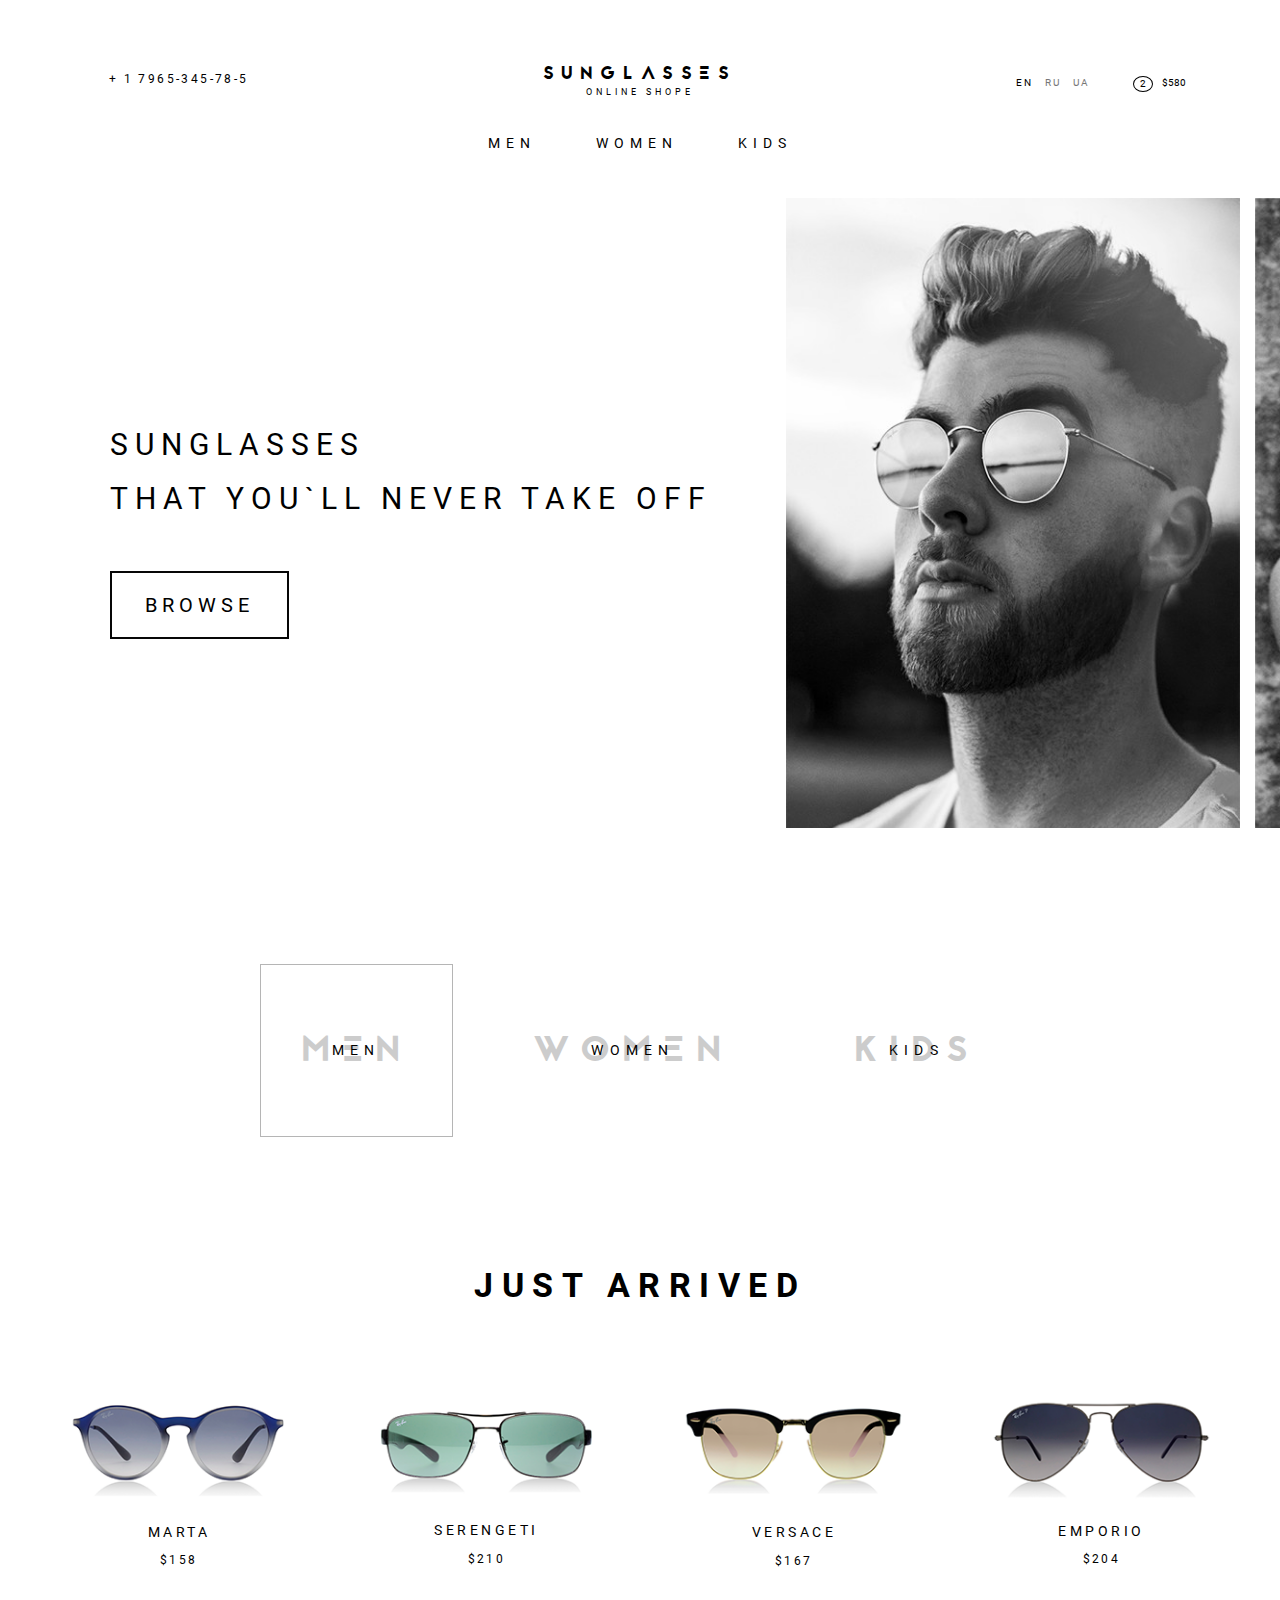
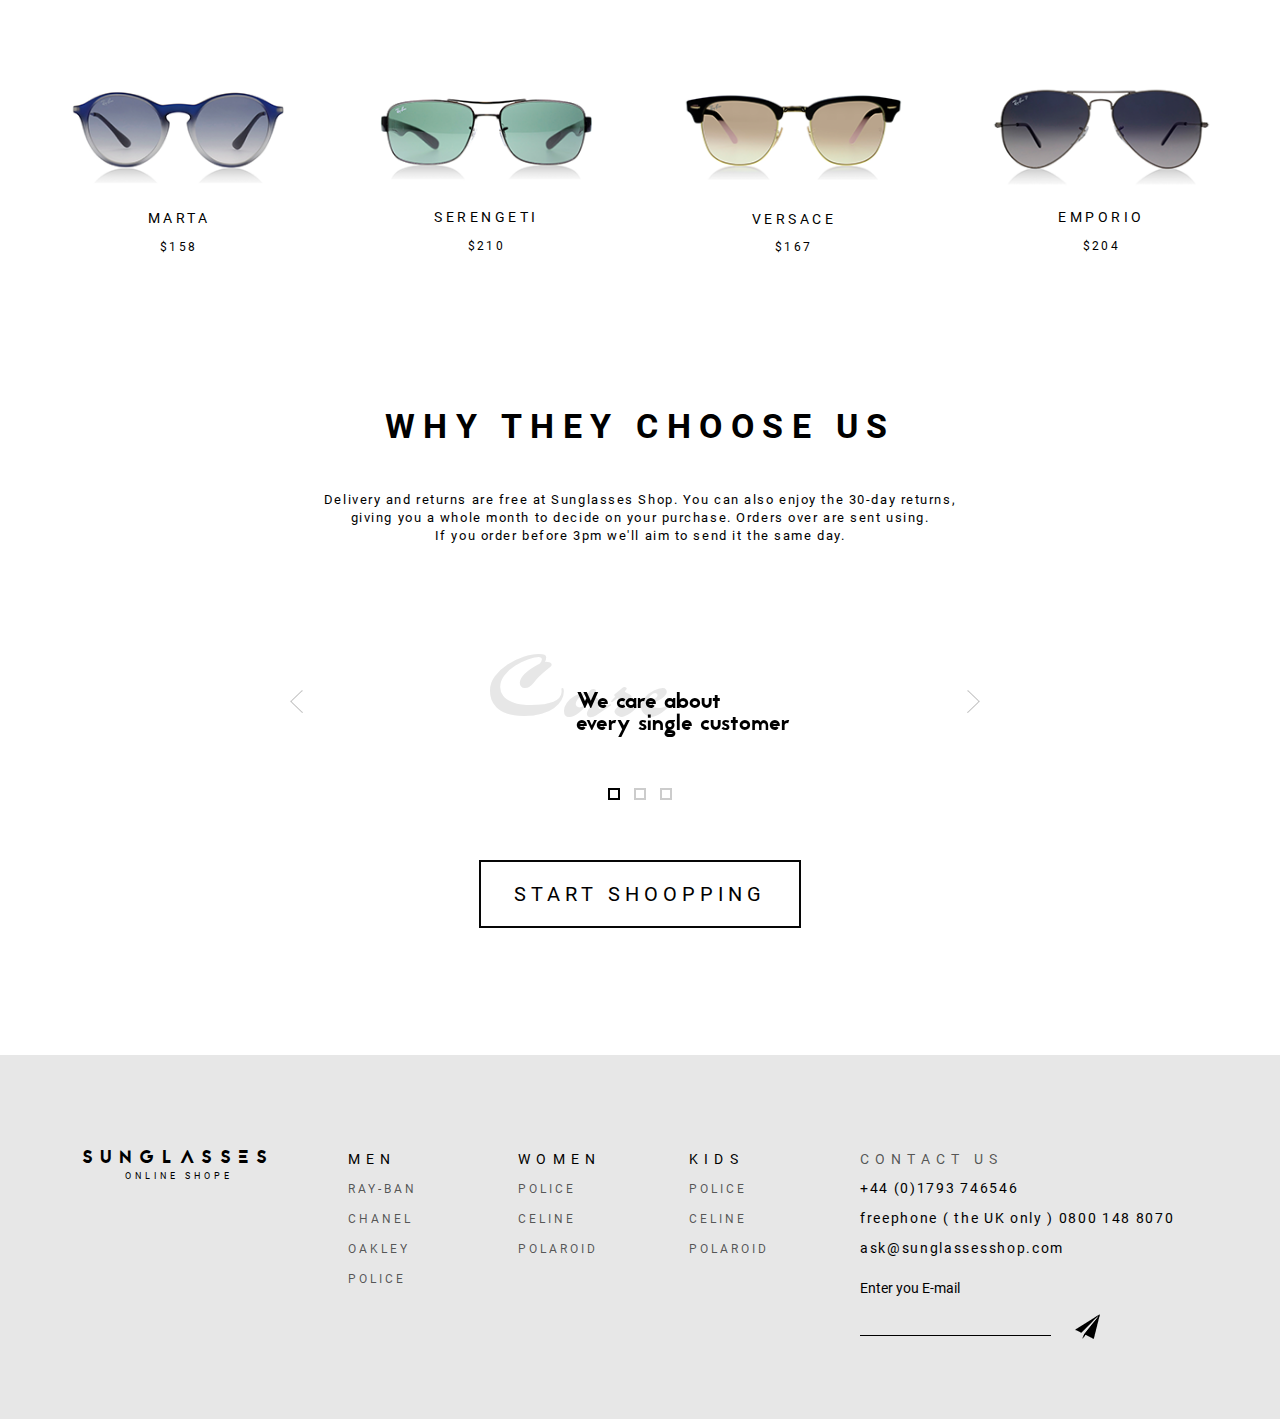
<file: docs/index.html>
<!DOCTYPE html>
<html lang="ru">

<head>
    <meta charset="UTF-8">

    <!-- Titles -->
    <title>Sunglasses store</title>
    <meta name="description" content="">
    <meta name="keywords" content="">

    <!-- Адаптивная  верстка -->
    <meta name="viewport" content="width=device-width, initial-scale=1.0" />
    <meta http-equiv="X-UA-Compatible" content="IE=edge" />

    <!-- Syles -->   
    <link rel="stylesheet" href="libs/normalize/normalize.css">
    <link rel="stylesheet" href="libs/bootstrap/css/bootstrap-grid.min.css">
    <link rel="stylesheet" href="css/style.css">

    <!-- Fonts -->
    <link rel="stylesheet" href="fonts/ChanceCyrillic/stylesheet.css">
    <link rel="stylesheet" href="fonts/Jaapokkisubtract/stylesheet.css">
    <link rel="stylesheet" href="fonts/Roboto/stylesheet.css">

    <!-- FavIcons -->
    <link rel="icon" href="img/favicons/favicon-16.png" type="image/x-icon" />
    <link rel="shortcut icon" href="img/favicons/favicon-64.png" type="image/x-icon" />
    <link rel="apple-touch-icon" href="img/favicons/favicon-256.png">

    <!-- Owl Carousel -->
    <link rel="stylesheet" href="libs/owl-carousel/owl.carousel.css">
    <link rel="stylesheet" href="libs/owl-carousel/owl.theme.css">

    <!-- HTML5 shim and Respond.js for IE8 support of HTML5 elements and media queries -->
    <!-- WARNING: Respond.js doesn't work if you view the page via file:// -->
    <!--[if lt IE 9]>
	      <script src="https://oss.maxcdn.com/html5shiv/3.7.3/html5shiv.min.js"></script>
	      <script src="https://oss.maxcdn.com/respond/1.4.2/respond.min.js"></script>
	    <![endif]-->
</head>

<body>

    <!--[if lt IE 8]>
            <p class="browserupgrade">Вы используете <strong>устаревшую</strong> версию браузера. Пожалуйста <a href="http://browsehappy.com/">обновите свой браузер</a>.</p>
        <![endif]-->

    <header class="header">
        <div class="container">
            <div class="row align-items-center">
                <div class="col-sm-4 col-md-3 header--order">
                    <div class="header__phone">
                        <p><a href="tel:+17965345785">+ 1 7965-345-78-5</a></p>
                    </div>
                </div>
                <div class="col-sm-4 col-md-6">
                    <div class="logo-name">sunglasses</div>
                    <div class="logo-slogan">online shope</div>
                </div>
                <div class="col-sm-4 col-md-3">
                    <div class="header-rigth">
                        <div class="header-rigth__lang">
                            <ul>
                                <li><a href="#" class="active">en</a></li>
                                <li><a href="#">ru</a></li>
                                <li><a href="#">ua</a></li>
                            </ul>
                        </div>
                        <div class="header-total-price">
                            <div class="header-total-price__num">2</div>
                            <div class="header-total-price__sum">$580</div>
                        </div>
                    </div>
                </div>
            </div>
            <div class="header__nav">
                <ul>
                    <li><a href="#" class="active">Men</a></li>
                    <li><a href="#">Women</a></li>
                    <li><a href="#">Kids</a></li>
                </ul>
            </div>
        </div>

        <div class="header-promo">
            <div class="container container-promo">
                <div class="header-promo__img-before"><img src="img/header-01.jpg" alt="Фото-1"></div>
        
                <div class="promo-desc">
                    <p class="promo-desc__title">sunglasses <br> that you`ll never take off</p>
                    <a class="btn" href="#">browse</a>
                </div>
                <div class="header-promo__img"><img src="img/header-02.jpg"  alt="Фото-2"></div>
        
                <div class="header-promo__img-after"><img src="img/header-03.jpg"  alt="Фото-3"></div>
            </div>
        </div>
    </header>

    <div class="products">
        <div class="container">
            <div class="row justify-content-center">
                <div class="products-filter">
                    <ul class="products-filter__block">
                        <li class="products-filter__element">
                            <a data-name="men" class="products-filter__button 
                            products-filter__button--active filter" data-filter=".men">Men</a>
                        </li>
                        <li class="products-filter__element">
                            <a data-name="women" class="products-filter__button filter" data-filter=".women">Women</a>
                        </li>
                        <li class="products-filter__element">
                            <a data-name="kids" class="products-filter__button filter" data-filter=".kids">Kids</a>
                        </li>
                    </ul>
                </div>
            </div>
            <h2 class="title">just arrived</h2>
            <div id="products-sunglasses" class="row">
                <div class="col-sm-4 col-md-3 mix women kids">
                    <div class="products-card">
                        <div class="product-card__brand">Ray-ban</div>
                        <img src="img/sunglass-01.png" alt="Очки-01">
                        <div class="products-card__name">Marta</div>
                        <div class="products-card__price">$158</div>
                    </div>
                </div>
                <div class="col-sm-4 col-md-3 mix kids">
                    <div class="products-card">
                        <div class="product-card__brand">Ray-ban</div>
                        <img src="img/sunglass-02.png" alt="Очки-02">
                        <div class="products-card__name">Serengeti</div>
                        <div class="products-card__price">$210</div>
                    </div>
                </div>
                <div class="col-sm-4 col-md-3 mix women">
                    <div class="products-card">
                        <div class="product-card__brand">Ray-ban</div>
                        <img src="img/sunglass-03.png" alt="Очки-03">
                        <div class="products-card__name">Versace</div>
                        <div class="products-card__price">$167</div>
                    </div>
                </div>
                <div class="col-sm-4 col-md-3 mix men">
                    <div class="products-card">
                        <div class="product-card__brand">Ray-ban</div>
                        <img src="img/sunglass-04.png" alt="Очки-04">
                        <div class="products-card__name">Emporio</div>
                        <div class="products-card__price">$204</div>
                    </div>
                </div>
                <div class="col-sm-4 col-md-3 mix women">
                    <div class="products-card">
                        <div class="product-card__brand">Ray-ban</div>
                        <img src="img/sunglass-01.png" alt="Очки-01">
                        <div class="products-card__name">Marta</div>
                        <div class="products-card__price">$158</div>
                    </div>
                </div>
                <div class="col-sm-4 col-md-3 mix kids">
                    <div class="products-card">
                        <div class="product-card__brand">Ray-ban</div>
                        <img src="img/sunglass-02.png" alt="Очки-02">
                        <div class="products-card__name">Serengeti</div>
                        <div class="products-card__price">$210</div>
                    </div>
                </div>
                <div class="col-sm-4 col-md-3 mix kids">
                    <div class="products-card">
                        <div class="product-card__brand">Ray-ban</div>
                        <img src="img/sunglass-03.png" alt="Очки-03">
                        <div class="products-card__name">Versace</div>
                        <div class="products-card__price">$167</div>
                    </div>
                </div>
                <div class="col-sm-4 col-md-3 mix men">
                    <div class="products-card ">
                        <div class="product-card__brand">Ray-ban</div>
                        <img src="img/sunglass-04.png" alt="Очки-04">
                        <div class="products-card__name">Emporio</div>
                        <div class="products-card__price">$204</div>
                    </div>
                </div>
            </div>
        </div>
    </div>

    <div class="about">
        <div class="container">
            <h3 class="title">why they choose us</h3>
            <p>
                Delivery and returns are free at Sunglasses Shop. You can also enjoy the 30-day returns,
                giving you a whole month to decide on your purchase. Orders over are sent using. 
                <br>If you order before 3pm we'll aim to send it the same day.
            </p>
        </div>
    </div>

    <div class="slider">
        <div id="top-slider" class="owl-carousel">
            <div class="slider__block">
                <div class="slider__title">Care</div>        
                <div class="slider__slogan">We care about <br> every single customer</div>
            </div>
            <div class="slider__block">
                <div class="slider__title">Care</div>        
                <div class="slider__slogan">We care about <br> every single customer</div>
            </div>
            <div class="slider__block">
                <div class="slider__title">Care</div>        
                <div class="slider__slogan">We care about <br> every single customer</div>
            </div>
        </div>

        <a class="btn btn--margin" href="#">start shoopping</a>
        
    </div>

    <footer class="footer">
        <div class="container">
            <div class="row">
                <div class="col-lg-3"> 
                    <div class="logo-name">sunglasses</div>
                    <div class="logo-slogan">online shope</div>
                </div>
                <div class="col-lg-5">
                    <div class="row">
                        <div class="col-md-4"> 
                            <div class="footer-title">Men</div>
                            <ul class="footer-list">
                                <li><a href="#">Ray-Ban</a></li>
                                <li><a href="#">Chanel</a></li>
                                <li><a href="#">Oakley</a></li>
                                <li><a href="#">Police</a></li>
                            </ul>
                        </div>
                        <div class="col-md-4">
                            <div class="footer-title">Women</div>
                            <ul class="footer-list">
                                <li><a href="#">Police</a></li>
                                <li><a href="#">Celine</a></li>
                                <li><a href="#">Polaroid</a></li>
                            </ul>
                        </div>
                        <div class="col-md-4">
                            <div class="footer-title">Kids</div>
                            <ul class="footer-list">
                                <li><a href="#">Police</a></li>
                                <li><a href="#">Celine</a></li>
                                <li><a href="#">Polaroid</a></li>
                            </ul>
                        </div>
                    </div>
                </div>
                <div class="col-lg-4">
                    <div class="right-title">CONTACT US</div>
                        <div class="right-title__list">
                            <p><a href="tel:+44(0)1793746546">+44 (0)1793 746546</a></p>
                            <p >freephone ( the UK only ) <a href="tel:08001488070">0800 148 8070</a></p>
                            <p><a href="mailto:ask@sunglassesshop.com">ask@sunglassesshop.com</a></p>
                        </div>

                    <div class="right-title__text">Enter you E-mail</div>
                    <input type="text" class="right-title__input" name="email">
                    <input type="submit" class="right-title__btn" name="btn">
                    </div>	
            </div>
        </div>
    </footer>

    <!-- Scripts -->
    <script src="libs/jquery/jquery-3.3.1.min.js"></script>
    <script src="libs/owl-carousel/owl.carousel.min.js"></script>
    <script src="libs/mixitup2/jquery.mixitup.min.js"></script>
    <script src="js/main.js"></script>

</body>

</html>
</file>
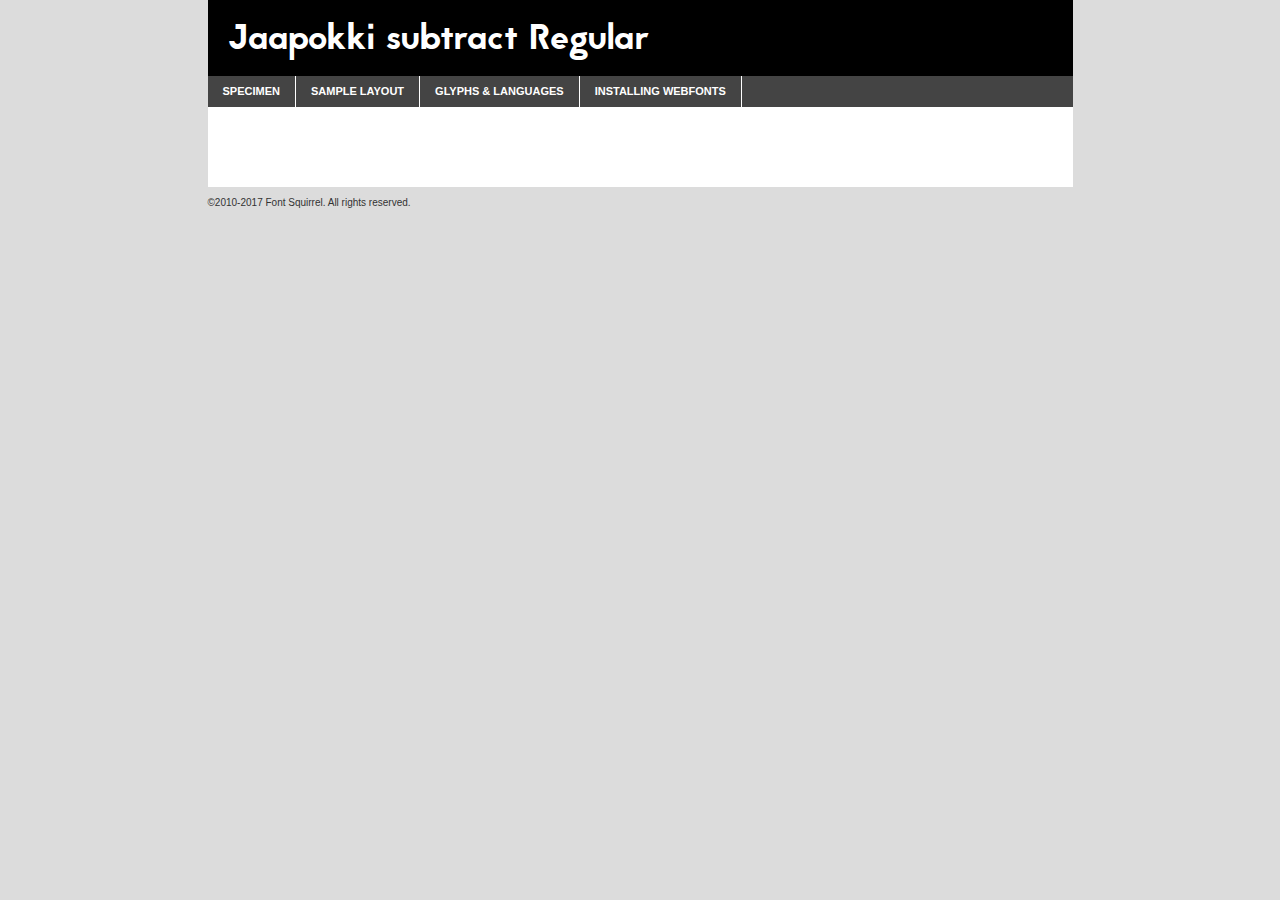
<file: docs/fonts/Jaapokkisubtract/jaapokkisubtract-regular-demo.html>
<!DOCTYPE html PUBLIC "-//W3C//DTD XHTML 1.0 Transitional//EN"
	"http://www.w3.org/TR/xhtml1/DTD/xhtml1-transitional.dtd">

<html xmlns="http://www.w3.org/1999/xhtml" xml:lang="en" lang="en">
<head>
	<meta http-equiv="Content-Type" content="text/html; charset=utf-8" />
	<script src="http://ajax.googleapis.com/ajax/libs/jquery/1.7.2/jquery.min.js" type="text/javascript" charset="utf-8"></script>
	<script type="text/javascript">
	(function($){$.fn.easyTabs=function(option){var param=jQuery.extend({fadeSpeed:"fast",defaultContent:1,activeClass:'active'},option);$(this).each(function(){var thisId="#"+this.id;if(param.defaultContent==''){param.defaultContent=1;}
	if(typeof param.defaultContent=="number")
	{var defaultTab=$(thisId+" .tabs li:eq("+(param.defaultContent-1)+") a").attr('href').substr(1);}else{var defaultTab=param.defaultContent;}
	$(thisId+" .tabs li a").each(function(){var tabToHide=$(this).attr('href').substr(1);$("#"+tabToHide).addClass('easytabs-tab-content');});hideAll();changeContent(defaultTab);function hideAll(){$(thisId+" .easytabs-tab-content").hide();}
	function changeContent(tabId){hideAll();$(thisId+" .tabs li").removeClass(param.activeClass);$(thisId+" .tabs li a[href=#"+tabId+"]").closest('li').addClass(param.activeClass);if(param.fadeSpeed!="none")
	{$(thisId+" #"+tabId).fadeIn(param.fadeSpeed);}else{$(thisId+" #"+tabId).show();}}
	$(thisId+" .tabs li").click(function(){var tabId=$(this).find('a').attr('href').substr(1);changeContent(tabId);return false;});});}})(jQuery);
	</script>
	<link rel="stylesheet" href="specimen_files/specimen_stylesheet.css" type="text/css" charset="utf-8" />
	<link rel="stylesheet" href="stylesheet.css" type="text/css" charset="utf-8" />

	<style type="text/css">
					body{
				font-family: 'jaapokki_subtractregular';
							}
		</style>

	<title>Jaapokki subtract Regular Specimen</title>
	
	
	<script type="text/javascript" charset="utf-8">
		$(document).ready(function() {
			$('#container').easyTabs({defaultContent:1});
		});
	</script>
</head>

<body>
<div id="container">
	<div id="header">
		Jaapokki subtract Regular	</div>
	<ul class="tabs">
		<li><a href="#specimen">Specimen</a></li>
		<li><a href="#layout">Sample Layout</a></li>
				<li><a href="#glyphs">Glyphs &amp; Languages</a></li>
		<li><a href="#installing">Installing Webfonts</a></li>
		
	</ul>
	
	<div id="main_content">

		
			<div id="specimen">
		
				<div class="section">
					<div class="grid12 firstcol">
						<div class="huge">AaBb</div>
					</div>
				</div>
		
				<div class="section">
					<div class="glyph_range">A&#x200B;B&#x200b;C&#x200b;D&#x200b;E&#x200b;F&#x200b;G&#x200b;H&#x200b;I&#x200b;J&#x200b;K&#x200b;L&#x200b;M&#x200b;N&#x200b;O&#x200b;P&#x200b;Q&#x200b;R&#x200b;S&#x200b;T&#x200b;U&#x200b;V&#x200b;W&#x200b;X&#x200b;Y&#x200b;Z&#x200b;a&#x200b;b&#x200b;c&#x200b;d&#x200b;e&#x200b;f&#x200b;g&#x200b;h&#x200b;i&#x200b;j&#x200b;k&#x200b;l&#x200b;m&#x200b;n&#x200b;o&#x200b;p&#x200b;q&#x200b;r&#x200b;s&#x200b;t&#x200b;u&#x200b;v&#x200b;w&#x200b;x&#x200b;y&#x200b;z&#x200b;1&#x200b;2&#x200b;3&#x200b;4&#x200b;5&#x200b;6&#x200b;7&#x200b;8&#x200b;9&#x200b;0&#x200b;&amp;&#x200b;.&#x200b;,&#x200b;?&#x200b;!&#x200b;&#64;&#x200b;(&#x200b;)&#x200b;#&#x200b;$&#x200b;%&#x200b;*&#x200b;+&#x200b;-&#x200b;=&#x200b;:&#x200b;;</div>
				</div>
				<div class="section">
					<div class="grid12 firstcol">
						<table class="sample_table">
							<tr><td>10</td><td class="size10">abcdefghijklmnopqrstuvwxyzABCDEFGHIJKLMNOPQRSTUVWXYZ0123456789abcdefghijklmnopqrstuvwxyzABCDEFGHIJKLMNOPQRSTUVWXYZ0123456789abcdefghijklmnopqrstuvwxyzABCDEFGHIJKLMNOPQRSTUVWXYZ</td></tr>
							<tr><td>11</td><td class="size11">abcdefghijklmnopqrstuvwxyzABCDEFGHIJKLMNOPQRSTUVWXYZ0123456789abcdefghijklmnopqrstuvwxyzABCDEFGHIJKLMNOPQRSTUVWXYZ0123456789abcdefghijklmnopqrstuvwxyzABCDEFGHIJKLMNOPQRSTUVWXYZ</td></tr>
							<tr><td>12</td><td class="size12">abcdefghijklmnopqrstuvwxyzABCDEFGHIJKLMNOPQRSTUVWXYZ0123456789abcdefghijklmnopqrstuvwxyzABCDEFGHIJKLMNOPQRSTUVWXYZ0123456789abcdefghijklmnopqrstuvwxyzABCDEFGHIJKLMNOPQRSTUVWXYZ</td></tr>
							<tr><td>13</td><td class="size13">abcdefghijklmnopqrstuvwxyzABCDEFGHIJKLMNOPQRSTUVWXYZ0123456789abcdefghijklmnopqrstuvwxyzABCDEFGHIJKLMNOPQRSTUVWXYZ0123456789abcdefghijklmnopqrstuvwxyzABCDEFGHIJKLMNOPQRSTUVWXYZ</td></tr>
							<tr><td>14</td><td class="size14">abcdefghijklmnopqrstuvwxyzABCDEFGHIJKLMNOPQRSTUVWXYZ0123456789abcdefghijklmnopqrstuvwxyzABCDEFGHIJKLMNOPQRSTUVWXYZ0123456789abcdefghijklmnopqrstuvwxyzABCDEFGHIJKLMNOPQRSTUVWXYZ</td></tr>
							<tr><td>16</td><td class="size16">abcdefghijklmnopqrstuvwxyzABCDEFGHIJKLMNOPQRSTUVWXYZ0123456789abcdefghijklmnopqrstuvwxyzABCDEFGHIJKLMNOPQRSTUVWXYZ</td></tr>
							<tr><td>18</td><td class="size18">abcdefghijklmnopqrstuvwxyzABCDEFGHIJKLMNOPQRSTUVWXYZ0123456789abcdefghijklmnopqrstuvwxyzABCDEFGHIJKLMNOPQRSTUVWXYZ</td></tr>
							<tr><td>20</td><td class="size20">abcdefghijklmnopqrstuvwxyzABCDEFGHIJKLMNOPQRSTUVWXYZ0123456789abcdefghijklmnopqrstuvwxyzABCDEFGHIJKLMNOPQRSTUVWXYZ</td></tr>
							<tr><td>24</td><td class="size24">abcdefghijklmnopqrstuvwxyzABCDEFGHIJKLMNOPQRSTUVWXYZ0123456789abcdefghijklmnopqrstuvwxyzABCDEFGHIJKLMNOPQRSTUVWXYZ</td></tr>
							<tr><td>30</td><td class="size30">abcdefghijklmnopqrstuvwxyzABCDEFGHIJKLMNOPQRSTUVWXYZ0123456789abcdefghijklmnopqrstuvwxyzABCDEFGHIJKLMNOPQRSTUVWXYZ</td></tr>
							<tr><td>36</td><td class="size36">abcdefghijklmnopqrstuvwxyzABCDEFGHIJKLMNOPQRSTUVWXYZ0123456789abcdefghijklmnopqrstuvwxyzABCDEFGHIJKLMNOPQRSTUVWXYZ</td></tr>
							<tr><td>48</td><td class="size48">abcdefghijklmnopqrstuvwxyzABCDEFGHIJKLMNOPQRSTUVWXYZ0123456789abcdefghijklmnopqrstuvwxyzABCDEFGHIJKLMNOPQRSTUVWXYZ</td></tr>
							<tr><td>60</td><td class="size60">abcdefghijklmnopqrstuvwxyzABCDEFGHIJKLMNOPQRSTUVWXYZ0123456789abcdefghijklmnopqrstuvwxyzABCDEFGHIJKLMNOPQRSTUVWXYZ</td></tr>
							<tr><td>72</td><td class="size72">abcdefghijklmnopqrstuvwxyzABCDEFGHIJKLMNOPQRSTUVWXYZ0123456789abcdefghijklmnopqrstuvwxyzABCDEFGHIJKLMNOPQRSTUVWXYZ</td></tr>
							<tr><td>90</td><td class="size90">abcdefghijklmnopqrstuvwxyzABCDEFGHIJKLMNOPQRSTUVWXYZ0123456789abcdefghijklmnopqrstuvwxyzABCDEFGHIJKLMNOPQRSTUVWXYZ</td></tr>
						</table>
				
					</div>
			
				</div>
		
		
		
								<div class="section" id="bodycomparison">


										<div id="xheight">
				<div class="fontbody">&#x25FC;&#x25FC;&#x25FC;&#x25FC;&#x25FC;&#x25FC;&#x25FC;&#x25FC;&#x25FC;&#x25FC;&#x25FC;&#x25FC;&#x25FC;&#x25FC;&#x25FC;&#x25FC;&#x25FC;&#x25FC;&#x25FC;&#x25FC;&#x25FC;&#x25FC;&#x25FC;&#x25FC;&#x25FC;&#x25FC;&#x25FC;&#x25FC;&#x25FC;&#x25FC;&#x25FC;&#x25FC;&#x25FC;&#x25FC;&#x25FC;&#x25FC;&#x25FC;&#x25FC;&#x25FC;&#x25FC;&#x25FC;&#x25FC;&#x25FC;&#x25FC;&#x25FC;&#x25FC;&#x25FC;&#x25FC;&#x25FC;&#x25FC;&#x25FC;&#x25FC;&#x25FC;&#x25FC;&#x25FC;&#x25FC;&#x25FC;&#x25FC;&#x25FC;&#x25FC;&#x25FC;&#x25FC;&#x25FC;&#x25FC;&#x25FC;&#x25FC;&#x25FC;&#x25FC;&#x25FC;&#x25FC;&#x25FC;&#x25FC;&#x25FC;&#x25FC;&#x25FC;&#x25FC;&#x25FC;&#x25FC;&#x25FC;&#x25FC;&#x25FC;&#x25FC;&#x25FC;&#x25FC;&#x25FC;&#x25FC;&#x25FC;&#x25FC;&#x25FC;&#x25FC;&#x25FC;&#x25FC;&#x25FC;&#x25FC;&#x25FC;&#x25FC;&#x25FC;&#x25FC;&#x25FC;body</div><div class="arialbody">body</div><div class="verdanabody">body</div><div class="georgiabody">body</div></div>
										<div class="fontbody" style="z-index:1">
											body<span>Jaapokki subtract Regular</span>
										</div>
										<div class="arialbody" style="z-index:1">
											body<span>Arial</span>
										</div>
										<div class="verdanabody" style="z-index:1">
											body<span>Verdana</span>
										</div>
										<div class="georgiabody" style="z-index:1">
											body<span>Georgia</span>
										</div>



								</div>
		
		
				<div class="section psample psample_row1" id="">
					
					<div class="grid2 firstcol">
						<p class="size10"><span>10.</span>Aenean lacinia bibendum nulla sed consectetur. Fusce dapibus, tellus ac cursus commodo, tortor mauris condimentum nibh, ut fermentum massa justo sit amet risus. Nullam id dolor id nibh ultricies vehicula ut id elit. Cum sociis natoque penatibus et magnis dis parturient montes, nascetur ridiculus mus. Nulla vitae elit libero, a pharetra augue.</p>
			
					</div>
					<div class="grid3">
						<p class="size11"><span>11.</span>Aenean lacinia bibendum nulla sed consectetur. Fusce dapibus, tellus ac cursus commodo, tortor mauris condimentum nibh, ut fermentum massa justo sit amet risus. Nullam id dolor id nibh ultricies vehicula ut id elit. Cum sociis natoque penatibus et magnis dis parturient montes, nascetur ridiculus mus. Nulla vitae elit libero, a pharetra augue.</p>
			
					</div>
					<div class="grid3">
						<p class="size12"><span>12.</span>Aenean lacinia bibendum nulla sed consectetur. Fusce dapibus, tellus ac cursus commodo, tortor mauris condimentum nibh, ut fermentum massa justo sit amet risus. Nullam id dolor id nibh ultricies vehicula ut id elit. Cum sociis natoque penatibus et magnis dis parturient montes, nascetur ridiculus mus. Nulla vitae elit libero, a pharetra augue.</p>
			
					</div>
					<div class="grid4">
						<p class="size13"><span>13.</span>Aenean lacinia bibendum nulla sed consectetur. Fusce dapibus, tellus ac cursus commodo, tortor mauris condimentum nibh, ut fermentum massa justo sit amet risus. Nullam id dolor id nibh ultricies vehicula ut id elit. Cum sociis natoque penatibus et magnis dis parturient montes, nascetur ridiculus mus. Nulla vitae elit libero, a pharetra augue.</p>
			
					</div>
					<div class="white_blend"></div>
					
				</div>
				<div class="section psample psample_row2" id="">
					<div class="grid3 firstcol">
						<p class="size14"><span>14.</span>Aenean lacinia bibendum nulla sed consectetur. Fusce dapibus, tellus ac cursus commodo, tortor mauris condimentum nibh, ut fermentum massa justo sit amet risus. Nullam id dolor id nibh ultricies vehicula ut id elit. Cum sociis natoque penatibus et magnis dis parturient montes, nascetur ridiculus mus. Nulla vitae elit libero, a pharetra augue.</p>
			
					</div>
					<div class="grid4">
						<p class="size16"><span>16.</span>Aenean lacinia bibendum nulla sed consectetur. Fusce dapibus, tellus ac cursus commodo, tortor mauris condimentum nibh, ut fermentum massa justo sit amet risus. Nullam id dolor id nibh ultricies vehicula ut id elit. Cum sociis natoque penatibus et magnis dis parturient montes, nascetur ridiculus mus. Nulla vitae elit libero, a pharetra augue.</p>
			
					</div>
					<div class="grid5">
						<p class="size18"><span>18.</span>Aenean lacinia bibendum nulla sed consectetur. Fusce dapibus, tellus ac cursus commodo, tortor mauris condimentum nibh, ut fermentum massa justo sit amet risus. Nullam id dolor id nibh ultricies vehicula ut id elit. Cum sociis natoque penatibus et magnis dis parturient montes, nascetur ridiculus mus. Nulla vitae elit libero, a pharetra augue.</p>
			
					</div>

					<div class="white_blend"></div>

				</div>
				
				<div class="section psample psample_row3" id="">
					<div class="grid5 firstcol">
						<p class="size20"><span>20.</span>Aenean lacinia bibendum nulla sed consectetur. Fusce dapibus, tellus ac cursus commodo, tortor mauris condimentum nibh, ut fermentum massa justo sit amet risus. Nullam id dolor id nibh ultricies vehicula ut id elit. Cum sociis natoque penatibus et magnis dis parturient montes, nascetur ridiculus mus. Nulla vitae elit libero, a pharetra augue.</p>
					</div>
					<div class="grid7">
						<p class="size24"><span>24.</span>Aenean lacinia bibendum nulla sed consectetur. Fusce dapibus, tellus ac cursus commodo, tortor mauris condimentum nibh, ut fermentum massa justo sit amet risus. Nullam id dolor id nibh ultricies vehicula ut id elit. Cum sociis natoque penatibus et magnis dis parturient montes, nascetur ridiculus mus. Nulla vitae elit libero, a pharetra augue.</p>
					</div>
					
					<div class="white_blend"></div>
					
				</div>
				
				<div class="section psample psample_row4" id="">
					<div class="grid12 firstcol">
						<p class="size30"><span>30.</span>Aenean lacinia bibendum nulla sed consectetur. Fusce dapibus, tellus ac cursus commodo, tortor mauris condimentum nibh, ut fermentum massa justo sit amet risus. Nullam id dolor id nibh ultricies vehicula ut id elit. Cum sociis natoque penatibus et magnis dis parturient montes, nascetur ridiculus mus. Nulla vitae elit libero, a pharetra augue.</p>
					</div>
					<div class="white_blend"></div>
					
				</div>
				
				
				
				<div class="section psample psample_row1 fullreverse">
					<div class="grid2 firstcol">
						<p class="size10"><span>10.</span>Aenean lacinia bibendum nulla sed consectetur. Fusce dapibus, tellus ac cursus commodo, tortor mauris condimentum nibh, ut fermentum massa justo sit amet risus. Nullam id dolor id nibh ultricies vehicula ut id elit. Cum sociis natoque penatibus et magnis dis parturient montes, nascetur ridiculus mus. Nulla vitae elit libero, a pharetra augue.</p>
			
					</div>
					<div class="grid3">
						<p class="size11"><span>11.</span>Aenean lacinia bibendum nulla sed consectetur. Fusce dapibus, tellus ac cursus commodo, tortor mauris condimentum nibh, ut fermentum massa justo sit amet risus. Nullam id dolor id nibh ultricies vehicula ut id elit. Cum sociis natoque penatibus et magnis dis parturient montes, nascetur ridiculus mus. Nulla vitae elit libero, a pharetra augue.</p>
			
					</div>
					<div class="grid3">
						<p class="size12"><span>12.</span>Aenean lacinia bibendum nulla sed consectetur. Fusce dapibus, tellus ac cursus commodo, tortor mauris condimentum nibh, ut fermentum massa justo sit amet risus. Nullam id dolor id nibh ultricies vehicula ut id elit. Cum sociis natoque penatibus et magnis dis parturient montes, nascetur ridiculus mus. Nulla vitae elit libero, a pharetra augue.</p>
			
					</div>
					<div class="grid4">
						<p class="size13"><span>13.</span>Aenean lacinia bibendum nulla sed consectetur. Fusce dapibus, tellus ac cursus commodo, tortor mauris condimentum nibh, ut fermentum massa justo sit amet risus. Nullam id dolor id nibh ultricies vehicula ut id elit. Cum sociis natoque penatibus et magnis dis parturient montes, nascetur ridiculus mus. Nulla vitae elit libero, a pharetra augue.</p>
			
					</div>
					<div class="black_blend"></div>
					
				</div>
				
				<div class="section psample psample_row2 fullreverse">
					<div class="grid3 firstcol">
						<p class="size14"><span>14.</span>Aenean lacinia bibendum nulla sed consectetur. Fusce dapibus, tellus ac cursus commodo, tortor mauris condimentum nibh, ut fermentum massa justo sit amet risus. Nullam id dolor id nibh ultricies vehicula ut id elit. Cum sociis natoque penatibus et magnis dis parturient montes, nascetur ridiculus mus. Nulla vitae elit libero, a pharetra augue.</p>
			
					</div>
					<div class="grid4">
						<p class="size16"><span>16.</span>Aenean lacinia bibendum nulla sed consectetur. Fusce dapibus, tellus ac cursus commodo, tortor mauris condimentum nibh, ut fermentum massa justo sit amet risus. Nullam id dolor id nibh ultricies vehicula ut id elit. Cum sociis natoque penatibus et magnis dis parturient montes, nascetur ridiculus mus. Nulla vitae elit libero, a pharetra augue.</p>
			
					</div>
					<div class="grid5">
						<p class="size18"><span>18.</span>Aenean lacinia bibendum nulla sed consectetur. Fusce dapibus, tellus ac cursus commodo, tortor mauris condimentum nibh, ut fermentum massa justo sit amet risus. Nullam id dolor id nibh ultricies vehicula ut id elit. Cum sociis natoque penatibus et magnis dis parturient montes, nascetur ridiculus mus. Nulla vitae elit libero, a pharetra augue.</p>
			
					</div>
					<div class="black_blend"></div>

				</div>
				
				<div class="section psample fullreverse psample_row3" id="">
					<div class="grid5 firstcol">
						<p class="size20"><span>20.</span>Aenean lacinia bibendum nulla sed consectetur. Fusce dapibus, tellus ac cursus commodo, tortor mauris condimentum nibh, ut fermentum massa justo sit amet risus. Nullam id dolor id nibh ultricies vehicula ut id elit. Cum sociis natoque penatibus et magnis dis parturient montes, nascetur ridiculus mus. Nulla vitae elit libero, a pharetra augue.</p>
					</div>
					<div class="grid7">
						<p class="size24"><span>24.</span>Aenean lacinia bibendum nulla sed consectetur. Fusce dapibus, tellus ac cursus commodo, tortor mauris condimentum nibh, ut fermentum massa justo sit amet risus. Nullam id dolor id nibh ultricies vehicula ut id elit. Cum sociis natoque penatibus et magnis dis parturient montes, nascetur ridiculus mus. Nulla vitae elit libero, a pharetra augue.</p>
					</div>
					
					<div class="black_blend"></div>
					
				</div>
				
				<div class="section psample fullreverse psample_row4" id="" style="border-bottom: 20px #000 solid;">
					<div class="grid12 firstcol">
						<p class="size30"><span>30.</span>Aenean lacinia bibendum nulla sed consectetur. Fusce dapibus, tellus ac cursus commodo, tortor mauris condimentum nibh, ut fermentum massa justo sit amet risus. Nullam id dolor id nibh ultricies vehicula ut id elit. Cum sociis natoque penatibus et magnis dis parturient montes, nascetur ridiculus mus. Nulla vitae elit libero, a pharetra augue.</p>
					</div>
					<div class="black_blend"></div>
					
				</div>
				
				
				
				
			</div>
			
			<div id="layout">
				
				<div class="section">
					
					<div class="grid12 firstcol">
						<h1>Lorem Ipsum Dolor</h1>
						<h2>Etiam porta sem malesuada magna mollis euismod</h2>
						
						<p class="byline">By <a href="#link">Aenean Lacinia</a></p>
					</div>
				</div>
				<div class="section">
					<div class="grid8 firstcol">
						<p class="large">Donec sed odio dui. Morbi leo risus, porta ac consectetur ac, vestibulum at eros. Fusce dapibus, tellus ac cursus commodo, tortor mauris condimentum nibh, ut fermentum massa justo sit amet risus. </p>

						
						<h3>Pellentesque ornare sem</h3>

						<p>Maecenas sed diam eget risus varius blandit sit amet non magna. Maecenas faucibus mollis interdum. Donec ullamcorper nulla non metus auctor fringilla. Nullam id dolor id nibh ultricies vehicula ut id elit. Nullam id dolor id nibh ultricies vehicula ut id elit. </p>

						<p>Aenean eu leo quam. Pellentesque ornare sem lacinia quam venenatis vestibulum. Lorem ipsum dolor sit amet, consectetur adipiscing elit. Cum sociis natoque penatibus et magnis dis parturient montes, nascetur ridiculus mus. </p>

						<p>Nulla vitae elit libero, a pharetra augue. Praesent commodo cursus magna, vel scelerisque nisl consectetur et. Aenean lacinia bibendum nulla sed consectetur. </p>

						<p>Nullam quis risus eget urna mollis ornare vel eu leo. Nullam quis risus eget urna mollis ornare vel eu leo. Maecenas sed diam eget risus varius blandit sit amet non magna. Donec ullamcorper nulla non metus auctor fringilla. </p>

						<h3>Cras mattis consectetur</h3>

						<p>Aenean eu leo quam. Pellentesque ornare sem lacinia quam venenatis vestibulum. Aenean lacinia bibendum nulla sed consectetur. Integer posuere erat a ante venenatis dapibus posuere velit aliquet. Cras mattis consectetur purus sit amet fermentum. </p>

						<p>Nullam id dolor id nibh ultricies vehicula ut id elit. Nullam quis risus eget urna mollis ornare vel eu leo. Cras mattis consectetur purus sit amet fermentum.</p>
					</div>
					
					<div class="grid4 sidebar">
						
						<div class="box reverse">
							<p class="last">Nullam quis risus eget urna mollis ornare vel eu leo. Donec ullamcorper nulla non metus auctor fringilla. Cras mattis consectetur purus sit amet fermentum. Sed posuere consectetur est at lobortis. Lorem ipsum dolor sit amet, consectetur adipiscing elit. </p>
						</div>
						
						<p class="caption">Maecenas sed diam eget risus varius.</p>

						<p>Vestibulum id ligula porta felis euismod semper. Integer posuere erat a ante venenatis dapibus posuere velit aliquet. Vestibulum id ligula porta felis euismod semper. Sed posuere consectetur est at lobortis. Maecenas sed diam eget risus varius blandit sit amet non magna. Fusce dapibus, tellus ac cursus commodo, tortor mauris condimentum nibh, ut fermentum massa justo sit amet risus. </p>

					

						<p>Duis mollis, est non commodo luctus, nisi erat porttitor ligula, eget lacinia odio sem nec elit. Aenean lacinia bibendum nulla sed consectetur. Vivamus sagittis lacus vel augue laoreet rutrum faucibus dolor auctor. Aenean lacinia bibendum nulla sed consectetur. Nullam quis risus eget urna mollis ornare vel eu leo. </p>

						<p>Praesent commodo cursus magna, vel scelerisque nisl consectetur et. Donec ullamcorper nulla non metus auctor fringilla. Maecenas faucibus mollis interdum. Fusce dapibus, tellus ac cursus commodo, tortor mauris condimentum nibh, ut fermentum massa justo sit amet risus. </p>

					</div>
				</div>
				
			</div>


			



		<div id="glyphs">
			<div class="section">
				<div class="grid12 firstcol">
			
				<h1>Language Support</h1>
				<p>The subset of Jaapokki subtract Regular in this kit supports the following languages:<br />
			
					Albanian, Basque, Breton, Chamorro, Danish, Dutch, English, Faroese, Finnish, French, Frisian, Galician, German, Icelandic, Italian, Malagasy, Norwegian, Portuguese, Alsatian, Arapaho, Arrernte, Aymara, Bislama, Cebuano, Corsican, Fijian, French_creole, Genoese, Gilbertese, Greenlandic, Haitian_creole, Hiligaynon, Hmong, Hopi, Ibanag, Iloko_ilokano, Indonesian, Interglossa_glosa, Interlingua, Irish_gaelic, Jerriais, Lojban, Lombard, Luxembourgeois, Manx, Mohawk, Norfolk_pitcairnese, Occitan, Oromo, Pangasinan, Papiamento, Piedmontese, Potawatomi, Rhaeto-romance, Romansh, Rotokas, Sami_lule, Samoan, Sardinian, Scots_gaelic, Seychelles_creole, Shona, Sicilian, Somali, Southern_ndebele, Swahili, Swati_swazi, Tagalog_filipino_pilipino, Tetum, Tok_pisin, Uyghur_latinized, Volapuk, Walloon, Warlpiri, Xhosa, Yapese, Zulu, Latinbasic, Demo				</p>
				<h1>Glyph Chart</h1>
				<p>The subset of Jaapokki subtract Regular in this kit includes all the glyphs listed below. Unicode entities are included above each glyph to help you insert individual characters into your layout.</p>
				<div id="glyph_chart">
			
																				 <div><p>&amp;#32;</p>&#32;</div>
																				 <div><p>&amp;#33;</p>&#33;</div>
																				 <div><p>&amp;#34;</p>&#34;</div>
																				 <div><p>&amp;#35;</p>&#35;</div>
																				 <div><p>&amp;#36;</p>&#36;</div>
																				 <div><p>&amp;#37;</p>&#37;</div>
																				 <div><p>&amp;#38;</p>&#38;</div>
																				 <div><p>&amp;#39;</p>&#39;</div>
																				 <div><p>&amp;#40;</p>&#40;</div>
																				 <div><p>&amp;#41;</p>&#41;</div>
																				 <div><p>&amp;#42;</p>&#42;</div>
																				 <div><p>&amp;#43;</p>&#43;</div>
																				 <div><p>&amp;#44;</p>&#44;</div>
																				 <div><p>&amp;#45;</p>&#45;</div>
																				 <div><p>&amp;#46;</p>&#46;</div>
																				 <div><p>&amp;#47;</p>&#47;</div>
																				 <div><p>&amp;#48;</p>&#48;</div>
																				 <div><p>&amp;#49;</p>&#49;</div>
																				 <div><p>&amp;#50;</p>&#50;</div>
																				 <div><p>&amp;#51;</p>&#51;</div>
																				 <div><p>&amp;#52;</p>&#52;</div>
																				 <div><p>&amp;#53;</p>&#53;</div>
																				 <div><p>&amp;#54;</p>&#54;</div>
																				 <div><p>&amp;#55;</p>&#55;</div>
																				 <div><p>&amp;#56;</p>&#56;</div>
																				 <div><p>&amp;#57;</p>&#57;</div>
																				 <div><p>&amp;#58;</p>&#58;</div>
																				 <div><p>&amp;#59;</p>&#59;</div>
																				 <div><p>&amp;#60;</p>&#60;</div>
																				 <div><p>&amp;#61;</p>&#61;</div>
																				 <div><p>&amp;#62;</p>&#62;</div>
																				 <div><p>&amp;#63;</p>&#63;</div>
																				 <div><p>&amp;#64;</p>&#64;</div>
																				 <div><p>&amp;#65;</p>&#65;</div>
																				 <div><p>&amp;#66;</p>&#66;</div>
																				 <div><p>&amp;#67;</p>&#67;</div>
																				 <div><p>&amp;#68;</p>&#68;</div>
																				 <div><p>&amp;#69;</p>&#69;</div>
																				 <div><p>&amp;#70;</p>&#70;</div>
																				 <div><p>&amp;#71;</p>&#71;</div>
																				 <div><p>&amp;#72;</p>&#72;</div>
																				 <div><p>&amp;#73;</p>&#73;</div>
																				 <div><p>&amp;#74;</p>&#74;</div>
																				 <div><p>&amp;#75;</p>&#75;</div>
																				 <div><p>&amp;#76;</p>&#76;</div>
																				 <div><p>&amp;#77;</p>&#77;</div>
																				 <div><p>&amp;#78;</p>&#78;</div>
																				 <div><p>&amp;#79;</p>&#79;</div>
																				 <div><p>&amp;#80;</p>&#80;</div>
																				 <div><p>&amp;#81;</p>&#81;</div>
																				 <div><p>&amp;#82;</p>&#82;</div>
																				 <div><p>&amp;#83;</p>&#83;</div>
																				 <div><p>&amp;#84;</p>&#84;</div>
																				 <div><p>&amp;#85;</p>&#85;</div>
																				 <div><p>&amp;#86;</p>&#86;</div>
																				 <div><p>&amp;#87;</p>&#87;</div>
																				 <div><p>&amp;#88;</p>&#88;</div>
																				 <div><p>&amp;#89;</p>&#89;</div>
																				 <div><p>&amp;#90;</p>&#90;</div>
																				 <div><p>&amp;#91;</p>&#91;</div>
																				 <div><p>&amp;#93;</p>&#93;</div>
																				 <div><p>&amp;#95;</p>&#95;</div>
																				 <div><p>&amp;#96;</p>&#96;</div>
																				 <div><p>&amp;#97;</p>&#97;</div>
																				 <div><p>&amp;#98;</p>&#98;</div>
																				 <div><p>&amp;#99;</p>&#99;</div>
																				 <div><p>&amp;#100;</p>&#100;</div>
																				 <div><p>&amp;#101;</p>&#101;</div>
																				 <div><p>&amp;#102;</p>&#102;</div>
																				 <div><p>&amp;#103;</p>&#103;</div>
																				 <div><p>&amp;#104;</p>&#104;</div>
																				 <div><p>&amp;#105;</p>&#105;</div>
																				 <div><p>&amp;#106;</p>&#106;</div>
																				 <div><p>&amp;#107;</p>&#107;</div>
																				 <div><p>&amp;#108;</p>&#108;</div>
																				 <div><p>&amp;#109;</p>&#109;</div>
																				 <div><p>&amp;#110;</p>&#110;</div>
																				 <div><p>&amp;#111;</p>&#111;</div>
																				 <div><p>&amp;#112;</p>&#112;</div>
																				 <div><p>&amp;#113;</p>&#113;</div>
																				 <div><p>&amp;#114;</p>&#114;</div>
																				 <div><p>&amp;#115;</p>&#115;</div>
																				 <div><p>&amp;#116;</p>&#116;</div>
																				 <div><p>&amp;#117;</p>&#117;</div>
																				 <div><p>&amp;#118;</p>&#118;</div>
																				 <div><p>&amp;#119;</p>&#119;</div>
																				 <div><p>&amp;#120;</p>&#120;</div>
																				 <div><p>&amp;#121;</p>&#121;</div>
																				 <div><p>&amp;#122;</p>&#122;</div>
																				 <div><p>&amp;#123;</p>&#123;</div>
																				 <div><p>&amp;#124;</p>&#124;</div>
																				 <div><p>&amp;#125;</p>&#125;</div>
																				 <div><p>&amp;#160;</p>&#160;</div>
																				 <div><p>&amp;#162;</p>&#162;</div>
																				 <div><p>&amp;#163;</p>&#163;</div>
																				 <div><p>&amp;#165;</p>&#165;</div>
																				 <div><p>&amp;#168;</p>&#168;</div>
																				 <div><p>&amp;#173;</p>&#173;</div>
																				 <div><p>&amp;#175;</p>&#175;</div>
																				 <div><p>&amp;#176;</p>&#176;</div>
																				 <div><p>&amp;#177;</p>&#177;</div>
																				 <div><p>&amp;#178;</p>&#178;</div>
																				 <div><p>&amp;#179;</p>&#179;</div>
																				 <div><p>&amp;#180;</p>&#180;</div>
																				 <div><p>&amp;#183;</p>&#183;</div>
																				 <div><p>&amp;#184;</p>&#184;</div>
																				 <div><p>&amp;#185;</p>&#185;</div>
																				 <div><p>&amp;#186;</p>&#186;</div>
																				 <div><p>&amp;#189;</p>&#189;</div>
																				 <div><p>&amp;#192;</p>&#192;</div>
																				 <div><p>&amp;#193;</p>&#193;</div>
																				 <div><p>&amp;#194;</p>&#194;</div>
																				 <div><p>&amp;#195;</p>&#195;</div>
																				 <div><p>&amp;#196;</p>&#196;</div>
																				 <div><p>&amp;#197;</p>&#197;</div>
																				 <div><p>&amp;#198;</p>&#198;</div>
																				 <div><p>&amp;#199;</p>&#199;</div>
																				 <div><p>&amp;#200;</p>&#200;</div>
																				 <div><p>&amp;#201;</p>&#201;</div>
																				 <div><p>&amp;#202;</p>&#202;</div>
																				 <div><p>&amp;#203;</p>&#203;</div>
																				 <div><p>&amp;#204;</p>&#204;</div>
																				 <div><p>&amp;#205;</p>&#205;</div>
																				 <div><p>&amp;#206;</p>&#206;</div>
																				 <div><p>&amp;#207;</p>&#207;</div>
																				 <div><p>&amp;#208;</p>&#208;</div>
																				 <div><p>&amp;#209;</p>&#209;</div>
																				 <div><p>&amp;#210;</p>&#210;</div>
																				 <div><p>&amp;#211;</p>&#211;</div>
																				 <div><p>&amp;#212;</p>&#212;</div>
																				 <div><p>&amp;#213;</p>&#213;</div>
																				 <div><p>&amp;#214;</p>&#214;</div>
																				 <div><p>&amp;#215;</p>&#215;</div>
																				 <div><p>&amp;#216;</p>&#216;</div>
																				 <div><p>&amp;#217;</p>&#217;</div>
																				 <div><p>&amp;#218;</p>&#218;</div>
																				 <div><p>&amp;#219;</p>&#219;</div>
																				 <div><p>&amp;#220;</p>&#220;</div>
																				 <div><p>&amp;#221;</p>&#221;</div>
																				 <div><p>&amp;#222;</p>&#222;</div>
																				 <div><p>&amp;#223;</p>&#223;</div>
																				 <div><p>&amp;#224;</p>&#224;</div>
																				 <div><p>&amp;#225;</p>&#225;</div>
																				 <div><p>&amp;#226;</p>&#226;</div>
																				 <div><p>&amp;#227;</p>&#227;</div>
																				 <div><p>&amp;#228;</p>&#228;</div>
																				 <div><p>&amp;#229;</p>&#229;</div>
																				 <div><p>&amp;#230;</p>&#230;</div>
																				 <div><p>&amp;#231;</p>&#231;</div>
																				 <div><p>&amp;#232;</p>&#232;</div>
																				 <div><p>&amp;#233;</p>&#233;</div>
																				 <div><p>&amp;#234;</p>&#234;</div>
																				 <div><p>&amp;#235;</p>&#235;</div>
																				 <div><p>&amp;#236;</p>&#236;</div>
																				 <div><p>&amp;#237;</p>&#237;</div>
																				 <div><p>&amp;#238;</p>&#238;</div>
																				 <div><p>&amp;#239;</p>&#239;</div>
																				 <div><p>&amp;#240;</p>&#240;</div>
																				 <div><p>&amp;#241;</p>&#241;</div>
																				 <div><p>&amp;#242;</p>&#242;</div>
																				 <div><p>&amp;#243;</p>&#243;</div>
																				 <div><p>&amp;#244;</p>&#244;</div>
																				 <div><p>&amp;#245;</p>&#245;</div>
																				 <div><p>&amp;#246;</p>&#246;</div>
																				 <div><p>&amp;#247;</p>&#247;</div>
																				 <div><p>&amp;#248;</p>&#248;</div>
																				 <div><p>&amp;#249;</p>&#249;</div>
																				 <div><p>&amp;#250;</p>&#250;</div>
																				 <div><p>&amp;#251;</p>&#251;</div>
																				 <div><p>&amp;#252;</p>&#252;</div>
																				 <div><p>&amp;#253;</p>&#253;</div>
																				 <div><p>&amp;#254;</p>&#254;</div>
																				 <div><p>&amp;#255;</p>&#255;</div>
																				 <div><p>&amp;#338;</p>&#338;</div>
																				 <div><p>&amp;#339;</p>&#339;</div>
																				 <div><p>&amp;#376;</p>&#376;</div>
																				 <div><p>&amp;#710;</p>&#710;</div>
																				 <div><p>&amp;#732;</p>&#732;</div>
																				 <div><p>&amp;#8192;</p>&#8192;</div>
																				 <div><p>&amp;#8193;</p>&#8193;</div>
																				 <div><p>&amp;#8194;</p>&#8194;</div>
																				 <div><p>&amp;#8195;</p>&#8195;</div>
																				 <div><p>&amp;#8196;</p>&#8196;</div>
																				 <div><p>&amp;#8197;</p>&#8197;</div>
																				 <div><p>&amp;#8198;</p>&#8198;</div>
																				 <div><p>&amp;#8199;</p>&#8199;</div>
																				 <div><p>&amp;#8200;</p>&#8200;</div>
																				 <div><p>&amp;#8201;</p>&#8201;</div>
																				 <div><p>&amp;#8202;</p>&#8202;</div>
																				 <div><p>&amp;#8208;</p>&#8208;</div>
																				 <div><p>&amp;#8209;</p>&#8209;</div>
																				 <div><p>&amp;#8210;</p>&#8210;</div>
																				 <div><p>&amp;#8211;</p>&#8211;</div>
																				 <div><p>&amp;#8212;</p>&#8212;</div>
																				 <div><p>&amp;#8216;</p>&#8216;</div>
																				 <div><p>&amp;#8217;</p>&#8217;</div>
																				 <div><p>&amp;#8220;</p>&#8220;</div>
																				 <div><p>&amp;#8221;</p>&#8221;</div>
																				 <div><p>&amp;#8222;</p>&#8222;</div>
																				 <div><p>&amp;#8230;</p>&#8230;</div>
																				 <div><p>&amp;#8239;</p>&#8239;</div>
																				 <div><p>&amp;#8287;</p>&#8287;</div>
																				 <div><p>&amp;#8364;</p>&#8364;</div>
																				 <div><p>&amp;#9724;</p>&#9724;</div>
																																																</div>	
				</div>
		
		
			</div>
		</div>
		
		
		<div id="specs">
			
		</div>
	
		<div id="installing">
			<div class="section">
				<div class="grid7 firstcol">
					<h1>Installing Webfonts</h1>
					
					<p>Webfonts are supported by all major browser platforms but not all in the same way. There are currently four different font formats that must be included in order to target all browsers. This includes TTF, WOFF, EOT and SVG.</p>
					
					<h2>1. Upload your webfonts</h2>
					<p>You must upload your webfont kit to your website. They should be in or near the same directory as your CSS files.</p>
					
					<h2>2. Include the webfont stylesheet</h2>
					<p>A special CSS @font-face declaration helps the various browsers select the appropriate font it needs without causing you a bunch of headaches. Learn more about this syntax by reading the <a href="https://www.fontspring.com/blog/further-hardening-of-the-bulletproof-syntax">Fontspring blog post</a> about it. The code for it is as follows:</p>


<code>
@font-face{ 
	font-family: 'MyWebFont';
	src: url('WebFont.eot');
	src: url('WebFont.eot?#iefix') format('embedded-opentype'),
	     url('WebFont.woff') format('woff'),
	     url('WebFont.ttf') format('truetype'),
	     url('WebFont.svg#webfont') format('svg');
}
</code>

	<p>We've already gone ahead and generated the code for you. All you have to do is link to the stylesheet in your HTML, like this:</p>
	<code>&lt;link rel=&quot;stylesheet&quot; href=&quot;stylesheet.css&quot; type=&quot;text/css&quot; charset=&quot;utf-8&quot; /&gt;</code>

					<h2>3. Modify your own stylesheet</h2>
					<p>To take advantage of your new fonts, you must tell your stylesheet to use them. Look at the original @font-face declaration above and find the property called "font-family." The name linked there will be what you use to reference the font. Prepend that webfont name to the font stack in the "font-family" property, inside the selector you want to change. For example:</p>
<code>p { font-family: 'WebFont', Arial, sans-serif; }</code>

<h2>4. Test</h2>
<p>Getting webfonts to work cross-browser <em>can</em> be tricky. Use the information in the sidebar to help you if you find that fonts aren't loading in a particular browser.</p>
				</div>
				
				<div class="grid5 sidebar">
					<div class="box">
						<h2>Troubleshooting<br />Font-Face Problems</h2>
						<p>Having trouble getting your webfonts to load in your new website? Here are some tips to sort out what might be the problem.</p>

						<h3>Fonts not showing in any browser</h3>

						<p>This sounds like you need to work on the plumbing. You either did not upload the fonts to the correct directory, or you did not link the fonts properly in the CSS. If you've confirmed that all this is correct and you still have a problem, take a look at your .htaccess file and see if requests are getting intercepted.</p>

						<h3>Fonts not loading in iPhone or iPad</h3>

						<p>The most common problem here is that you are serving the fonts from an IIS server. IIS refuses to serve files that have unknown MIME types. If that is the case, you must set the MIME type for SVG to "image/svg+xml" in the server settings. Follow these instructions from Microsoft if you need help.</p>

						<h3>Fonts not loading in Firefox</h3>

						<p>The primary reason for this failure? You are still using a version Firefox older than 3.5. So upgrade already! If that isn't it, then you are very likely serving fonts from a different domain. Firefox requires that all font assets be served from the same domain. Lastly it is possible that you need to add WOFF to your list of MIME types (if you are serving via IIS.)</p>

						<h3>Fonts not loading in IE</h3>

						<p>Are you looking at Internet Explorer on an actual Windows machine or are you cheating by using a service like Adobe BrowserLab? Many of these screenshot services do not render @font-face for IE. Best to test it on a real machine.</p>

						<h3>Fonts not loading in IE9</h3>

						<p>IE9, like Firefox, requires that fonts be served from the same domain as the website. Make sure that is the case.</p>
					</div>
				</div>
			</div>
			
		</div>
	
	</div>
	<div id="footer">
		<p>&copy;2010-2017 Font Squirrel. All rights reserved.</p>
	</div>
</div>
</body>
</html>
</file>
<file: docs/css/style.css>
/*
 * Box-sizing-model
 */
*,
*:before,
*:after {
  -moz-box-sizing: border-box;
  -webkit-box-sizing: border-box;
  box-sizing: border-box;
}
/*
 * Responsive images
*/
img {
  max-width: 100%;
  height: auto;
}
/*
 * Cursor change on hover on Buttons
*/
input[type="submit"] {
  cursor: pointer;
}
/*
 * A better looking default horizontal rule
 */
hr {
  display: block;
  height: 1px;
  border: 0;
  border-top: 1px solid #ccc;
  margin: 1em 0;
  padding: 0;
}
/*
 * Allow only vertical resizing of textareas.
 */
textarea {
  resize: vertical;
}
/*
 * Clearfix: contain floats
 *
 * For modern browsers
 * 1. The space content is one way to avoid an Opera bug when the
 *    `contenteditable` attribute is included anywhere else in the document.
 *    Otherwise it causes space to appear at the top and bottom of elements
 *    that receive the `clearfix` class.
 * 2. The use of `table` rather than `block` is only necessary if using
 *    `:before` to contain the top-margins of child elements.
 */
.clearfix:before,
.clearfix:after {
  content: " ";
  /* 1 */
  display: table;
  /* 2 */
}
.clearfix:after {
  clear: both;
}
html,
body {
  height: 100%;
  min-width: 320px;
}
html {
  font-size: 10px;
  line-height: 1.4;
}
body {
  font-family: 'Roboto';
  font-size: 1.6rem;
  max-width: 1920px;
  margin: 0 auto;
}
@media (min-width: 1200px) {
  .container {
    max-width: 1230px;
  }
}
.title {
  font-family: 'Roboto';
  font-size: 24px;
  letter-spacing: 8.5px;
  line-height: 1.76;
  text-align: center;
  text-transform: uppercase;
}
@media (min-width: 768px) {
  .title {
    font-size: 34px;
  }
}
.btn {
  display: inline-block;
  text-decoration: none;
  padding: 10px 25px;
  letter-spacing: 5px;
  color: #000;
  border: 2px solid #060606;
  font-size: 12px;
  text-transform: uppercase;
}
@media (min-width: 768px) {
  .btn {
    font-size: 16px;
    padding: 14px 29px;
  }
}
@media (min-width: 992px) {
  .btn {
    font-size: 20px;
    padding: 18px 33px;
  }
}
.btn:hover {
  border: 2px solid #b5b5b5;
  color: #b5b5b5;
}
.btn--margin {
  margin-top: 100px;
}
.header {
  padding-top: 15px;
}
@media (min-width: 768px) {
  .header {
    padding-top: 30px;
  }
}
@media (min-width: 992px) {
  .header {
    padding-top: 40px;
  }
}
@media (min-width: 1200px) {
  .header {
    padding-top: 55px;
  }
}
.header--order {
  order: 1;
}
@media (min-width: 576px) {
  .header--order {
    order: 0;
  }
}
.header__phone a {
  font-size: 12px;
  color: #000;
  letter-spacing: 2px;
  text-decoration: none;
  display: block;
  text-align: center;
}
@media (min-width: 576px) {
  .header__phone a {
    letter-spacing: 2.4px;
  }
}
.header__nav {
  text-align: center;
  font-size: 14px;
  letter-spacing: 4.16px;
  text-transform: uppercase;
  margin-top: 15px;
  margin-bottom: 20px;
}
@media (min-width: 576px) {
  .header__nav {
    margin-top: 20px;
    margin-bottom: 30px;
    letter-spacing: 6.16px;
  }
}
@media (min-width: 768px) {
  .header__nav {
    margin-top: 30px;
    margin-bottom: 35px;
  }
}
@media (min-width: 992px) {
  .header__nav {
    margin-bottom: 45px;
  }
}
.header__nav ul {
  margin: 0;
  padding: 0;
  list-style-type: none;
}
.header__nav li {
  margin: 0;
  padding: 0;
  display: inline-block;
  margin-right: 50px;
}
.header__nav li:last-child {
  margin-right: 0;
}
.header__nav a {
  text-decoration: none;
  color: #000;
}
.logo-name {
  font-family: 'jaapokki_subtractregular';
  font-size: 14px;
  color: #000;
  text-transform: uppercase;
  text-align: center;
  letter-spacing: 6.8px;
}
@media (min-width: 768px) {
  .logo-name {
    font-size: 18px;
    letter-spacing: 7.92px;
  }
}
.logo-slogan {
  font-size: 9px;
  color: #000;
  text-transform: uppercase;
  text-align: center;
  letter-spacing: 3.96px;
}
.header-rigth {
  display: flex;
  justify-content: center;
  padding-top: 10px;
}
.header-rigth__lang {
  font-size: 10px;
  letter-spacing: normal;
  text-transform: uppercase;
}
@media (min-width: 992px) {
  .header-rigth__lang {
    letter-spacing: 2px;
  }
}
.header-rigth__lang ul {
  margin: 0;
  padding: 0;
  list-style-type: none;
}
.header-rigth__lang li {
  margin: 0;
  padding: 0;
  display: inline-block;
  margin-right: 8px;
}
.header-rigth__lang li:last-child {
  padding-right: 0;
}
.header-rigth__lang li a {
  text-decoration: none;
  color: #777;
}
.header-rigth__lang li a:hover,
.header-rigth__lang li a:focus {
  color: #000;
}
.header-rigth__lang li a.active {
  color: #000;
}
.header-total-price {
  display: flex;
  margin-left: 5px;
}
@media (min-width: 768px) {
  .header-total-price {
    margin-left: 25px;
  }
}
@media (min-width: 992px) {
  .header-total-price {
    margin-left: 35px;
  }
}
.header-total-price__num {
  font-size: 10px;
  width: 20px;
  border: 1px solid #000;
  border-radius: 50%;
  text-align: center;
}
.header-total-price__sum {
  font-size: 10px;
  color: #000;
  padding-left: 9px;
}
.header-total-price__sum:first-child {
  padding-left: 0;
}
.promo {
  display: flex;
  align-items: center;
  justify-content: space-between;
}
.promo-desc {
  display: inline-block;
  width: 550px;
}
@media (min-width: 768px) {
  .promo-desc {
    width: 700px;
    margin-left: 20px;
  }
}
@media (min-width: 992px) {
  .promo-desc {
    margin-left: 40px;
  }
}
@media (min-width: 1200px) {
  .promo-desc {
    margin-left: 70px;
  }
}
@media (min-width: 1400px) {
  .promo-desc {
    margin-left: 91px;
  }
}
.promo-desc__title {
  font-size: 14px;
  line-height: 1.5;
  letter-spacing: 5px;
  margin-bottom: 30px;
  text-transform: uppercase;
}
@media (min-width: 576px) {
  .promo-desc__title {
    font-size: 16px;
    margin-bottom: 45px;
  }
}
@media (min-width: 768px) {
  .promo-desc__title {
    font-size: 20px;
    margin-bottom: 45px;
  }
}
@media (min-width: 992px) {
  .promo-desc__title {
    font-size: 24px;
    line-height: 1.6;
    letter-spacing: 7px;
  }
}
@media (min-width: 1200px) {
  .promo-desc__title {
    font-size: 30px;
    line-height: 1.8;
  }
}
@media (min-width: 1300px) {
  .promo-desc__title {
    font-size: 35px;
    line-height: 2;
    letter-spacing: 8.75px;
  }
}
.header-promo {
  overflow-x: hidden;
}
.container-promo {
  position: relative;
  width: 320px;
  height: auto;
  margin-left: auto;
  margin-right: auto;
  display: flex;
  align-items: center;
}
@media (min-width: 576px) {
  .container-promo {
    width: 100%;
  }
}
@media (min-width: 1200px) {
  .container-promo {
    height: 630px;
  }
}
.header-promo__title {
  width: 670px;
  height: 600px;
}
.header-promo__img {
  width: 470px;
  height: 100%;
  overflow: hidden;
}
.header-promo__img-before {
  position: absolute;
  transform: translateX(-100%);
  display: none;
  width: 380px;
  height: 100%;
  overflow: hidden;
}
@media (min-width: 1230px) {
  .header-promo__img-before {
    display: block;
  }
}
.header-promo__img-after {
  position: absolute;
  right: 0px;
  transform: translateX(100%);
  display: none;
  width: 380px;
  height: 100%;
  overflow: hidden;
}
@media (min-width: 1230px) {
  .header-promo__img-after {
    width: 380px;
    display: block;
  }
}
.products {
  margin-top: 50px;
}
@media (min-width: 768px) {
  .products {
    margin-top: 75px;
  }
}
@media (min-width: 1200px) {
  .products {
    margin-top: 100px;
    margin-bottom: 80px;
  }
}
.products-filter {
  font-size: 20px;
  text-transform: uppercase;
  font-family: 'jaapokki_subtractregular';
  letter-spacing: 12.2px;
}
@media (min-width: 768px) {
  .products-filter {
    font-size: 28px;
  }
}
@media (min-width: 992px) {
  .products-filter {
    font-size: 36px;
    margin-bottom: 35px;
  }
}
@media (min-width: 1200px) {
  .products-filter {
    font-size: 36px;
    margin-bottom: 55px;
  }
}
@media (min-width: 1920px) {
  .products-filter {
    font-family: 'jaapokki_subtractregular';
    font-size: 36px;
    letter-spacing: 12.2px;
    text-transform: uppercase;
    text-align: center;
    margin: 0 auto;
    padding: 0;
    list-style-type: none;
  }
}
.products-filter__block {
  padding: 0;
  list-style-type: none;
  text-align: center;
}
.products-filter__element {
  margin: 0 0 9px;
  padding: 0;
  display: block;
}
@media (min-width: 576px) {
  .products-filter__element {
    margin: 0px;
    display: inline-block;
  }
}
@media (min-width: 1200px) {
  .products-filter__element {
    margin-right: 15px;
  }
  .products-filter__element:last-child {
    margin-right: 0;
  }
}
.products-filter__button {
  display: inline-block;
  color: #cecece;
  cursor: pointer;
  padding: 10px 24px 10px 36px;
  border: 1px solid #fff;
  transition: all 0.3s ease-in;
  color: #ccc;
  position: relative;
  margin: 0;
}
.products-filter__button:hover {
  border: 1px solid #b5b5b5;
}
.products-filter__button:focus {
  outline: none;
}
.products-filter__button::before {
  content: attr(data-name);
  display: none;
  position: absolute;
  top: 50%;
  left: 50%;
  color: #000;
  font-family: "Roboto";
  font-size: 10px;
  letter-spacing: 6.16px;
  transform: translate(-50%, -50%);
  margin: 0;
  padding: 0;
}
@media (min-width: 768px) {
  .products-filter__button::before {
    font-size: 12px;
    display: block;
  }
}
@media (min-width: 992px) {
  .products-filter__button::before {
    font-size: 14px;
  }
}
@media (min-width: 768px) {
  .products-filter__button {
    display: inline-block;
    padding: 60px 40px;
  }
}
.products-filter__button--active {
  padding: 10px 24px 10px 36px;
  transition: all 0.3s ease-in;
  border: 1px solid #b5b5b5;
}
@media (min-width: 768px) {
  .products-filter__button--active {
    padding: 60px 40px;
  }
}
.products-card {
  position: relative;
  text-align: center;
  cursor: pointer;
  padding: 15px 24px 15px 36px;
  border: 1px solid #fff;
  transition: all 0.3s ease-in;
  margin-bottom: 30px;
}
@media (min-width: 768px) {
  .products-card {
    padding: 50px 25px 30px;
  }
}
.products-card:hover {
  display: block;
  color: #595959;
  font-family: "Roboto";
  letter-spacing: 2.5px;
  text-transform: uppercase;
  transition: all 0.3s ease-in;
  border: 1px solid #b5b5b5;
  padding: 15px 24px 15px 36px;
}
@media (min-width: 768px) {
  .products-card:hover {
    padding: 50px 25px 30px;
  }
}
.products-card:hover .product-card__brand {
  display: block;
  transition: all 0.3s ease-in;
}
.products-card__name {
  font-size: 14px;
  letter-spacing: 3.5px;
  text-transform: uppercase;
  padding: 10px 0;
}
.products-card__price {
  font-size: 12px;
  letter-spacing: 2.37px;
}
.product-card__brand {
  display: none;
  position: absolute;
  top: -3%;
  left: 50%;
  color: #595959;
  font-family: "Roboto";
  font-size: 10px;
  letter-spacing: 2.5px;
  text-transform: uppercase;
  transform: translateX(-50%);
  padding: 0 7px;
  background-color: #fff;
  transition: all 0.3s ease-in;
}
#products-sunglasses .mix {
  display: none;
  text-align: left;
}
.about {
  width: 100%;
  margin: 0 auto;
  text-align: center;
  font-size: 13px;
  letter-spacing: 1.56px;
  margin-bottom: 85px;
}
@media (min-width: 768px) {
  .about {
    width: 700px;
  }
}
.slider {
  max-width: 700px;
  margin: 0 auto;
  margin-bottom: 50px;
  text-align: center;
}
@media (min-width: 768px) {
  .slider {
    margin-bottom: 127px;
  }
}
.slider__block {
  max-width: 300px;
  margin: 0 auto;
  text-align: start;
  position: relative;
}
.slider__title {
  font-family: 'chancecyrillic';
  font-size: 85px;
  color: #e7e7e7;
}
.slider__slogan {
  font-family: 'jaapokki_subtractregular';
  font-size: 22px;
  position: absolute;
  top: 50%;
  right: 0;
  line-height: 1;
}
/*
* 	Owl Carousel Owl Demo Theme 
*	v1.3.3
*/
.top-slider-theme .owl-controls {
  margin-top: 10px;
  text-align: center;
}
/* Styling Next and Prev buttons */
.top-slider-theme .owl-controls .owl-buttons div {
  display: block;
  position: absolute;
  width: 23px;
  height: 23px;
  background-repeat: no-repeat;
  background-position: left top;
  top: 50%;
}
/* Clickable class fix problem with hover on touch devices */
/* Use it for non-touch hover action */
.owl-prev {
  left: 0;
  background-image: url('../img/icons/arrow-left.png');
}
.owl-next {
  right: 0;
  background-image: url('../img/icons/arrow-right.png');
}
/* Styling Pagination*/
.owl-pagination {
  position: absolute;
  bottom: -62px;
  width: 100%;
}
.top-slider-theme .owl-controls .owl-page {
  display: inline-block;
  zoom: 1;
  *display: inline;
  /*IE7 life-saver */
}
.top-slider-theme .owl-controls .owl-page span {
  display: block;
  width: 12px;
  height: 12px;
  margin: 5px 7px;
  filter: alpha(opacity=50);
  /*IE7 fix*/
  background-image: url('../img/icons/arrow-button.png');
}
.top-slider-theme .owl-controls .owl-page.active span,
.top-slider-theme .owl-controls.clickable .owl-page:hover span {
  filter: alpha(opacity=100);
  /*IE7 fix*/
  opacity: 1;
  background-image: url('../img/icons/arrow-button-active.png');
}
/* If PaginationNumbers is true */
.top-slider-theme .owl-controls .owl-page span.owl-numbers {
  height: auto;
  width: auto;
  color: #FFF;
  padding: 2px 10px;
  font-size: 12px;
  -webkit-border-radius: 30px;
  -moz-border-radius: 30px;
  border-radius: 30px;
}
/* preloading images */
.owl-item.loading {
  min-height: 150px;
  background: url(AjaxLoader.gif) no-repeat center center;
}
.footer {
  text-align: center;
  background-color: #e7e7e7;
  padding: 50px 0 80px;
}
@media (min-width: 768px) {
  .footer {
    padding: 90px 0 80px;
  }
}
@media (min-width: 992px) {
  .footer {
    text-align: start;
  }
}
.footer-title {
  font-size: 14px;
  letter-spacing: 6.16px;
  line-height: 2.1;
  text-transform: uppercase;
  padding: 20px 0 10px;
}
@media (min-width: 992px) {
  .footer-title {
    padding: 0;
  }
}
.footer-list {
  margin: 0;
  padding: 0;
  list-style-type: none;
}
.footer-list li {
  margin: 0;
  padding: 0;
}
.footer-list li a {
  text-decoration: none;
  color: rgba(0, 0, 0, 0.65);
  font-size: 12px;
  letter-spacing: 3px;
  line-height: 2.5;
  text-transform: uppercase;
}
.right-title {
  font-size: 14px;
  letter-spacing: 6.16px;
  line-height: 2.1;
  text-transform: uppercase;
  padding: 20px 0 10px;
  color: rgba(0, 0, 0, 0.65);
}
@media (min-width: 992px) {
  .right-title {
    padding: 0;
  }
}
.right-title__list {
  margin: 0 0 15px;
  padding: 0;
  list-style-type: none;
}
.right-title__list p {
  margin: 0;
  font-size: 12px;
  letter-spacing: 1.68px;
  line-height: 2.14;
}
@media (min-width: 992px) {
  .right-title__list p {
    font-size: 14px;
  }
}
.right-title__list a {
  text-decoration: none;
  color: #000;
  font-size: 12px;
  letter-spacing: 1.68px;
  line-height: 2.14;
}
@media (min-width: 992px) {
  .right-title__list a {
    font-size: 14px;
  }
}
.right-title__text {
  font-size: 14px;
  margin-bottom: 10px;
}
.right-title__input {
  border: none;
  border-bottom: 1px solid #000;
  margin-right: 20px;
  background-color: transparent;
  font-size: 12px;
  letter-spacing: 1.68px;
  cursor: pointer;
  padding: 5px;
}
.right-title__input:hover,
.right-title__input:focus,
.right-title__input:active {
  outline-color: #000;
  padding: 5px;
}
@media (min-width: 768px) {
  .right-title__input {
    font-size: 14px;
  }
}
.right-title__btn {
  background-color: transparent;
  background-image: url(../img/massege.png);
  background-repeat: no-repeat;
  background-size: cover;
  font-size: 0;
  width: 25px;
  height: 25px;
  border: none;
  cursor: pointer;
}
</file>
<file: docs/fonts/ChanceCyrillic/stylesheet.css>
/*! Generated by Font Squirrel (https://www.fontsquirrel.com) on September 4, 2019 */



@font-face {
    font-family: 'chancecyrillic';
    src: url('chance-cyrillic_allfont.ru-webfont.woff2') format('woff2'),
         url('chance-cyrillic_allfont.ru-webfont.woff') format('woff');
    font-weight: normal;
    font-style: normal;

}
</file>
<file: docs/fonts/Jaapokkisubtract/stylesheet.css>
/*! Generated by Font Squirrel (https://www.fontsquirrel.com) on September 3, 2019 */



@font-face {
    font-family: 'jaapokki_subtractregular';
    src: url('jaapokkisubtract-regular-webfont.woff2') format('woff2'),
         url('jaapokkisubtract-regular-webfont.woff') format('woff');
    font-weight: normal;
    font-style: normal;

}
</file>
<file: docs/fonts/Roboto/stylesheet.css>
/* This stylesheet generated by Transfonter (https://transfonter.org) on February 25, 2018 4:00 PM */

@font-face {
    font-family: 'Roboto';
    src: url('Roboto-MediumItalic.eot');
    src: local('Roboto Medium Italic'), local('Roboto-MediumItalic'),
        url('Roboto-MediumItalic.eot?#iefix') format('embedded-opentype'),
        url('Roboto-MediumItalic.woff') format('woff'),
        url('Roboto-MediumItalic.ttf') format('truetype');
    font-weight: 500;
    font-style: italic;
}

@font-face {
    font-family: 'Roboto';
    src: url('Roboto-Italic.eot');
    src: local('Roboto Italic'), local('Roboto-Italic'),
        url('Roboto-Italic.eot?#iefix') format('embedded-opentype'),
        url('Roboto-Italic.woff') format('woff'),
        url('Roboto-Italic.ttf') format('truetype');
    font-weight: normal;
    font-style: italic;
}

@font-face {
    font-family: 'Roboto';
    src: url('Roboto-Bold.eot');
    src: local('Roboto Bold'), local('Roboto-Bold'),
        url('Roboto-Bold.eot?#iefix') format('embedded-opentype'),
        url('Roboto-Bold.woff') format('woff'),
        url('Roboto-Bold.ttf') format('truetype');
    font-weight: bold;
    font-style: normal;
}

@font-face {
    font-family: 'Roboto';
    src: url('Roboto-Regular.eot');
    src: local('Roboto'), local('Roboto-Regular'),
        url('Roboto-Regular.eot?#iefix') format('embedded-opentype'),
        url('Roboto-Regular.woff') format('woff'),
        url('Roboto-Regular.ttf') format('truetype');
    font-weight: normal;
    font-style: normal;
}

@font-face {
    font-family: 'Roboto';
    src: url('Roboto-Medium.eot');
    src: local('Roboto Medium'), local('Roboto-Medium'),
        url('Roboto-Medium.eot?#iefix') format('embedded-opentype'),
        url('Roboto-Medium.woff') format('woff'),
        url('Roboto-Medium.ttf') format('truetype');
    font-weight: 500;
    font-style: normal;
}

@font-face {
    font-family: 'Roboto';
    src: url('Roboto-BoldItalic.eot');
    src: local('Roboto Bold Italic'), local('Roboto-BoldItalic'),
        url('Roboto-BoldItalic.eot?#iefix') format('embedded-opentype'),
        url('Roboto-BoldItalic.woff') format('woff'),
        url('Roboto-BoldItalic.ttf') format('truetype');
    font-weight: bold;
    font-style: italic;
}

@font-face {
    font-family: 'Roboto';
    src: url('Roboto-ThinItalic.eot');
    src: local('Roboto Thin Italic'), local('Roboto-ThinItalic'),
        url('Roboto-ThinItalic.eot?#iefix') format('embedded-opentype'),
        url('Roboto-ThinItalic.woff') format('woff'),
        url('Roboto-ThinItalic.ttf') format('truetype');
    font-weight: 100;
    font-style: italic;
}

@font-face {
    font-family: 'Roboto';
    src: url('Roboto-Black.eot');
    src: local('Roboto Black'), local('Roboto-Black'),
        url('Roboto-Black.eot?#iefix') format('embedded-opentype'),
        url('Roboto-Black.woff') format('woff'),
        url('Roboto-Black.ttf') format('truetype');
    font-weight: 900;
    font-style: normal;
}

@font-face {
    font-family: 'Roboto';
    src: url('Roboto-Light.eot');
    src: local('Roboto Light'), local('Roboto-Light'),
        url('Roboto-Light.eot?#iefix') format('embedded-opentype'),
        url('Roboto-Light.woff') format('woff'),
        url('Roboto-Light.ttf') format('truetype');
    font-weight: 300;
    font-style: normal;
}

@font-face {
    font-family: 'Roboto';
    src: url('Roboto-LightItalic.eot');
    src: local('Roboto Light Italic'), local('Roboto-LightItalic'),
        url('Roboto-LightItalic.eot?#iefix') format('embedded-opentype'),
        url('Roboto-LightItalic.woff') format('woff'),
        url('Roboto-LightItalic.ttf') format('truetype');
    font-weight: 300;
    font-style: italic;
}

@font-face {
    font-family: 'Roboto';
    src: url('Roboto-BlackItalic.eot');
    src: local('Roboto Black Italic'), local('Roboto-BlackItalic'),
        url('Roboto-BlackItalic.eot?#iefix') format('embedded-opentype'),
        url('Roboto-BlackItalic.woff') format('woff'),
        url('Roboto-BlackItalic.ttf') format('truetype');
    font-weight: 900;
    font-style: italic;
}

@font-face {
    font-family: 'Roboto';
    src: url('Roboto-Thin.eot');
    src: local('Roboto Thin'), local('Roboto-Thin'),
        url('Roboto-Thin.eot?#iefix') format('embedded-opentype'),
        url('Roboto-Thin.woff') format('woff'),
        url('Roboto-Thin.ttf') format('truetype');
    font-weight: 100;
    font-style: normal;
}
</file>
<file: docs/fonts/Jaapokkisubtract/specimen_files/specimen_stylesheet.css>
@import url('grid_12-825-55-15.css');

/*  
	CSS Reset by Eric Meyer - Released under Public Domain
    http://meyerweb.com/eric/tools/css/reset/
*/
html, body, div, span, applet, object, iframe,
h1, h2, h3, h4, h5, h6, p, blockquote, pre,
a, abbr, acronym, address, big, cite, code,
del, dfn, em, font, img, ins, kbd, q, s, samp,
small, strike, strong, sub, sup, tt, var,
b, u, i, center, dl, dt, dd, ol, ul, li,
fieldset, form, label, legend, table, 
caption, tbody, tfoot, thead, tr, th, td 
                  {margin: 0;padding: 0;border: 0;outline: 0;
                  font-size: 100%;vertical-align: baseline;
                  background: transparent;}
body              {line-height: 1;}
ol, ul            {list-style: none;}
blockquote, q     {quotes: none;}
blockquote:before, blockquote:after,
q:before, q:after {content: '';	content: none;}
:focus            {outline: 0;}
ins               {text-decoration: none;}
del               {text-decoration: line-through;}
table             {border-collapse: collapse;border-spacing: 0;}




body {
	color: #000;
	background-color: #dcdcdc;
}

a {
	text-decoration: none;
	color: #1883ba;
}

h1{
	font-size: 32px;
	font-weight: normal;
	font-style: normal;
	margin-bottom: 18px;
}

h2{
	font-size: 18px;
}

#container {
	width: 865px;
	margin: 0px auto;
}


#header {
	padding: 20px;
	font-size: 36px;
	background-color: #000;
	color: #fff;
}

#header span {
	color: #666;
}
#main_content {
	background-color: #fff;
	padding: 60px 20px 20px;
}


#footer p {
	margin: 0;
	padding-top: 10px;
	padding-bottom: 50px;
	color: #333;
	font: 10px Arial, sans-serif;
}

.tabs {
	width: 100%;
	height: 31px;
	background-color: #444;
}
.tabs li {
	float:  left;
	margin: 0;
	overflow: hidden;
	background-color: #444;
}
.tabs li a {
	display: block;
	color: #fff;
	text-decoration: none;
	font: bold 11px/11px 'Arial';
	text-transform: uppercase;
	padding: 10px 15px;
	border-right: 1px solid #fff;
}

.tabs li a:hover {
		background-color: #00b3ff;

}

.tabs li.active a {
	color:  #000;
	background-color: #fff;
}



div.huge {
	
	font-size: 300px;
	line-height: 1em;
	padding: 0;
	letter-spacing: -.02em;
	overflow: hidden;
}
div.glyph_range {
	font-size: 72px;
	line-height: 1.1em;
}

.size10{ font-size: 10px; }
.size11{ font-size: 11px; }
.size12{ font-size: 12px; }
.size13{ font-size: 13px; }
.size14{ font-size: 14px; }
.size16{ font-size: 16px; }
.size18{ font-size: 18px; }
.size20{ font-size: 20px; }
.size24{ font-size: 24px; }
.size30{ font-size: 30px; }
.size36{ font-size: 36px; }
.size48{ font-size: 48px; }
.size60{ font-size: 60px; }
.size72{ font-size: 72px; }
.size90{ font-size: 90px; }


.psample_row1 {	height: 120px;}
.psample_row1 {	height: 120px;}
.psample_row2 {	height: 160px;}
.psample_row3 {	height: 160px;}
.psample_row4 {	height: 160px;}

.psample {
	overflow: hidden;
	position: relative;
}
.psample p {
	line-height: 1.3em;
	display: block;
	overflow: hidden;
	margin: 0;
}

.psample span {
	margin-right: .5em;
}

.white_blend {
	width: 100%;
	height: 61px;
	background-image: url([data-uri]);
	position: absolute;
	bottom: 0;
}
.black_blend {
	width: 100%;
	height: 61px;
	background-image: url([data-uri]);
	position: absolute;
	bottom: 0;
}
.fullreverse {
	background:  #000 !important;
	color:  #fff !important;
	margin-left: -20px;
	padding-left: 20px;
	margin-right: -20px;
	padding-right: 20px;
	padding: 20px;
	margin-bottom:0;
}


.sample_table td {
	padding-top: 3px;
	padding-bottom:5px;
	padding-left: 5px;
	vertical-align: middle;
	line-height: 1.2em;
}

.sample_table td:first-child {
	background-color: #eee;
	text-align: right;
	padding-right: 5px;
	padding-left: 0;
	padding: 5px;
	font: 11px/12px "Courier New", Courier, mono;
}

code {
	white-space: pre;
	background-color: #eee;
	display: block;
	padding: 10px;
	margin-bottom: 18px;
	overflow: auto;
}


.bottom,.last 	{margin-bottom:0 !important; padding-bottom:0 !important;}

.box  { 
  padding: 18px; 
  margin-bottom: 18px; 
  background: #eee; 
}

.reverse,.reversed { background:  #000 !important;color:  #fff !important; border: none !important;}

#bodycomparison {
	position: relative;
	overflow: hidden;
	font-size: 72px;
	height: 90px;
	white-space: nowrap;
}

#bodycomparison div{
	font-size: 72px;
	line-height: 90px;
	display: inline;
	margin: 0 15px 0 0;
	padding: 0;
}

#bodycomparison div span{
	font: 10px Arial;
	position: absolute;
	left: 0;
}
#xheight {
	float: none;
	position: absolute;
	color: #d9f3ff;
	font-size: 72px;
	line-height: 90px;
}

.fontbody {
 position: relative;
}
.arialbody{
	font-family: Arial;
	position: relative;
}
.verdanabody{
	font-family: Verdana;
	position: relative;
}
.georgiabody{
	font-family: Georgia;
	position: relative;
}

/* @group Layout page
 */

#layout h1 {
	font-size: 36px;
	line-height: 42px;
	font-weight: normal;
	font-style: normal;
}

#layout h2 {
	font-size: 24px;
	line-height: 23px;
	font-weight: normal;
	font-style: normal;
}

#layout h3 {
	font-size: 22px;
	line-height: 1.4em;
	margin-top: 1em;
	font-weight: normal;
	font-style: normal;
}


#layout p.byline {
	font-size: 12px;
	margin-top: 18px;
	line-height: 12px;
	margin-bottom: 0;
}
#layout p {
	font-size: 14px;
	line-height: 21px;
	margin-bottom: .5em;
}

#layout p.large{
	font-size: 18px;
	line-height: 26px;
}

#layout .sidebar p{
	font-size: 12px;
	line-height: 1.4em;
}

#layout p.caption {
	font-size: 10px;
	margin-top: -16px;
	margin-bottom: 18px;
}

/* @end */

/* @group Glyphs */

#glyph_chart div{
	background-color: #d9f3ff;
	color: black;
	float: left;
	font-size: 36px;
	height: 1.2em;
	line-height: 1.2em;
	margin-bottom: 1px;
	margin-right: 1px;
	text-align: center;
	width: 1.2em;
	position: relative;
	padding: .6em .2em .2em;
}

#glyph_chart div p {
	position: absolute;
	left: 0;
	top: 0;
	display: block;
	text-align: center;
	font: bold 9px Arial, sans-serif;
	background-color: #3a768f;
	width: 100%;
	color: #fff;
	padding: 2px 0;
}


#glyphs h1 {
	font-family: Arial, sans-serif;
}
/* @end */

/* @group Installing */

#installing {
	font: 13px Arial, sans-serif;
}

#installing p,
#glyphs p{
	line-height: 1.2em;
	margin-bottom: 18px;
	font: 13px Arial, sans-serif;
}



#installing h3{
	font-size: 15px;
	margin-top: 18px;
}

/* @end */

#rendering h1 {
	font-family: Arial, sans-serif;
}
.render_table td {
	font: 11px "Courier New", Courier, mono;
	vertical-align: middle;
}
</file>
